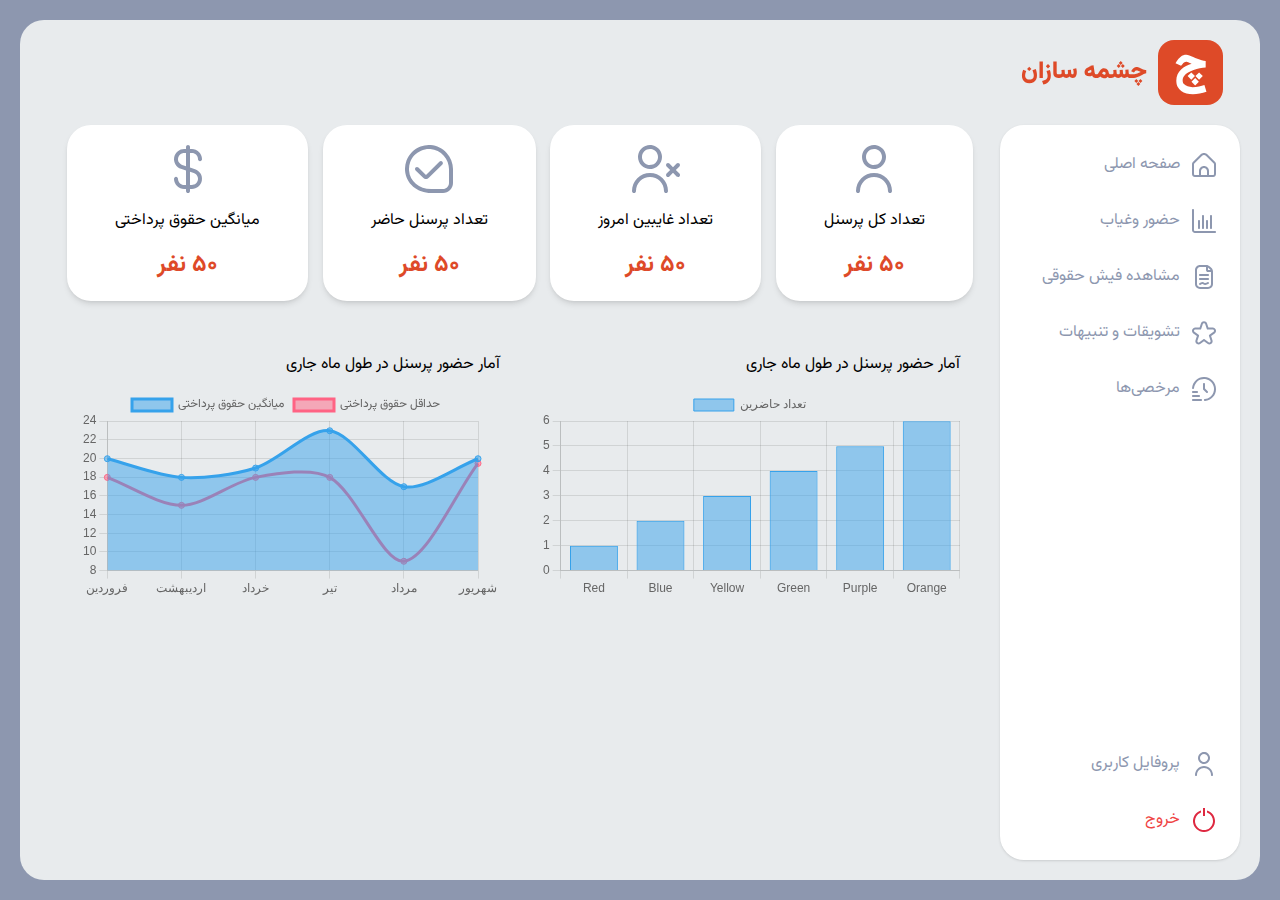
<file: index.html>
<!DOCTYPE html>
<html lang="en">

<head>
	<meta charset="UTF-8">
	<meta name="viewport" content="width=device-width, initial-scale=1.0">
	<title>چشمه سازان</title>
	<link rel="stylesheet" href="styles/out/index.css">
	<link rel="stylesheet" href="font/Vazirmatn-RD-FD-font-face.css">
	<link rel="stylesheet" href="styles/style.css">
	<!-- <meta http-equiv="refresh" content="2"> -->
</head>

<body>
	<div class="bg-pzinc w-full min-h-screen flex justify-center items-center p-5">
		<div class="bg-darkgray rounded-3xl p-5 flex w-full" style="min-height: calc(100vh - 40px);">

			<aside class="w-1/5 flex flex-col items-center">
				<img src="img/Logo.svg" alt="">

				<div class="bg-white p-3 shadow rounded-3xl w-full mt-5 h-full flex flex-col">
					<div class="flex flex-col">
						<a href="#"
							class="menu-item text-pzinc hover:text-white hover:bg-pzinc flex justify-start items-center p-3 my-[4px] rounded-2xl ">
							<img src="icons/fi-rr-home.svg" class="ml-3" width="24" alt="">
							<span>صفحه اصلی</span>
						</a>
						<a href="#"
							class="menu-item text-pzinc hover:text-white hover:bg-pzinc flex justify-start items-center p-3 my-[4px] rounded-2xl ">
							<img src="icons/fi-rr-stats.svg" class="ml-3" width="24" alt="">
							<span> حضور وغیاب</span>
						</a>
						<a href="#"
							class="menu-item text-pzinc hover:text-white hover:bg-pzinc flex justify-start items-center p-3 my-[4px] rounded-2xl ">
							<img src="icons/fi-rr-document-signed.svg" class="ml-3" width="24" alt="">
							<span> مشاهده فیش حقوقی</span>
						</a>
						<a href="#"
							class="menu-item text-pzinc hover:text-white hover:bg-pzinc flex justify-start items-center p-3 my-[4px] rounded-2xl ">
							<img src="icons/fi-rr-star.svg" class="ml-3" width="24" alt="">
							<span> تشویقات و تنبیهات</span>
						</a>
						<a href="#"
							class="menu-item text-pzinc hover:text-white hover:bg-pzinc flex justify-start items-center p-3 my-[4px] rounded-2xl ">
							<img src="icons/fi-rr-time-fast.svg" class="ml-3" width="24" alt="">
							<span>مرخصی‌ها</span>
						</a>

					</div>

					<div class="flex flex-col mt-auto mb-0">
						<a href="#"
							class="menu-item text-pzinc hover:text-white hover:bg-pzinc flex justify-start items-center p-3 my-[4px] rounded-2xl ">
							<img src="icons/fi-rr-user.svg" class="ml-3" width="24" alt="">
							<span>پروفایل کاربری</span>
						</a>
						<a href="#"
							class="menu-item text-red-500 hover:text-white hover:bg-red-500 flex justify-start items-center p-3 my-[4px] rounded-2xl ">
							<img src="icons/fi-rs-power.svg" class="ml-3" width="24" alt="">
							<span>خروج</span>
						</a>
					</div>
				</div>

			</aside>

			<main class="w-4/5 px-5">
				<img class="invisible" src="img/Logo.svg" alt="">
				<section class="mt-5 flex justify-around">
					<div class="bg-white rounded-3xl shadow-md py-5 px-12 flex flex-col justify-center items-center">
						<img width="48" src="icons/fi-rr-user-lg.svg" alt="">
						<p class="my-4">تعداد کل پرسنل</p>
						<legend class="text-pred text-2xl font-bold">50 <span>نفر</span></legend>
					</div>
					<div class="bg-white rounded-3xl shadow-md py-5 px-12 flex flex-col justify-center items-center">
						<img width="48" src="icons/fi-rr-user-remove.svg" alt="">
						<p class="my-4">تعداد غایبین امروز</p>
						<legend class="text-pred text-2xl font-bold">50 <span>نفر</span></legend>
					</div>
					<div class="bg-white rounded-3xl shadow-md py-5 px-12 flex flex-col justify-center items-center">
						<img width="48" src="icons/fi-rr-comment-check.svg" alt="">
						<p class="my-4">تعداد پرسنل حاضر</p>
						<legend class="text-pred text-2xl font-bold">50 <span>نفر</span></legend>
					</div>
					<div class="bg-white rounded-3xl shadow-md py-5 px-12 flex flex-col justify-center items-center">
						<img width="48" src="icons/fi-rr-dollar.svg" alt="">
						<p class="my-4">میانگین حقوق پرداختی</p>
						<legend class="text-pred text-2xl font-bold">50 <span>نفر</span></legend>
					</div>
				</section>
				<section class="mt-5 flex">
					<div class="w-1/2 p-5 flex flex-col">
						<legend class="my-3">
							آمار حضور پرسنل در طول ماه جاری
						</legend>
						<canvas id="userChart"></canvas>
					</div>
					<div class="w-1/2 p-5 flex flex-col">
						<legend class="my-3">
							آمار حضور پرسنل در طول ماه جاری
						</legend>
						<canvas id="payChart"></canvas>
					</div>
				</section>
			</main>

		</div>
	</div>
	<script src="js/lib/chart.js"></script>
	<script src="js/indexChart.js"></script>
</body>

</html>
</file>
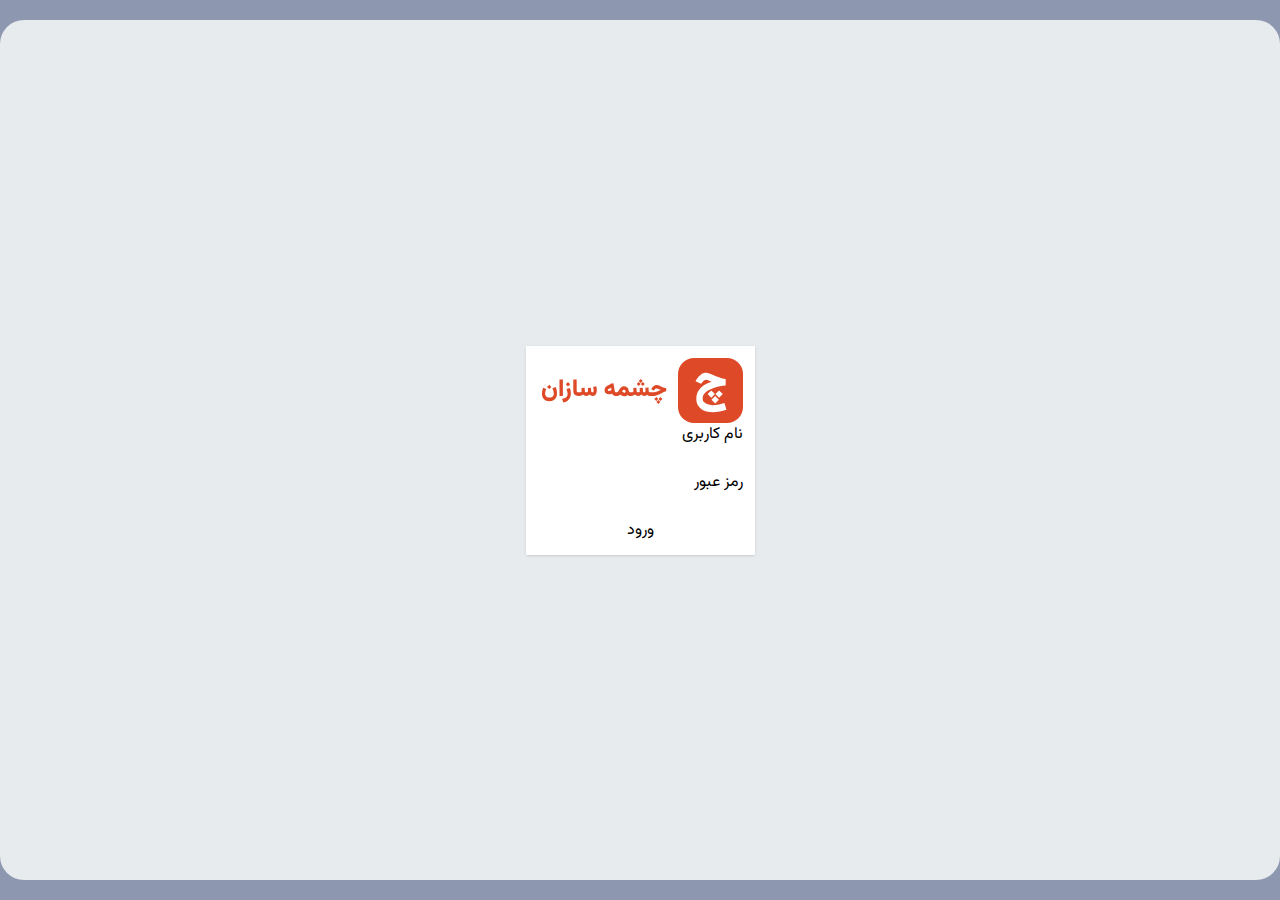
<file: auth.html>
<!DOCTYPE html>
<html lang="en">

<head>
    <meta charset="UTF-8">
    <meta name="viewport" content="width=device-width, initial-scale=1.0">
    <title>چشمه سازان</title>
    <link rel="stylesheet" href="styles/out/index.css">
    <link rel="stylesheet" href="font/Vazirmatn-RD-FD-font-face.css">
    <link rel="stylesheet" href="styles/style.css">
    <!-- <meta http-equiv="refresh" content="2"> -->
</head>

<body>
    <div class="bg-pzinc w-full min-h-screen flex justify-center items-center md:p-5 p-1">
        <div class="bg-darkgray rounded-3xl p-5 flex w-full justify-center items-center"
            style="min-height: calc(100vh - 40px);">
            <div class="bg-white p-3 rounded-xl shadow flex flex-col 2xl:w-[400px] xl:w-[300px]">

                <img src="img/Logo.svg" class="my-6 w-[60%] mx-auto" />

                <div class="flex flex-col my-2">
                    <label class="py-2" for="username">نام کاربری</label>
                    <input required class="w-full p-2 text-lg rounded-lg border border-gray-200" id="username" name="username"
                        type="text">
                </div>
                <div class="flex flex-col my-2">
                    <label class="py-2" for="password">رمز عبور </label>
                    <input required class="w-full p-2 text-lg rounded-lg border border-gray-200" id="password" name="password"
                        type="password">
                </div>


                <button class="my-5 py-3 text-lg bg-pblue rounded-lg text-white hover:bg-sky-700">ورود</button>
            </div>
        </div>
    </div>
    <script src="js/lib/chart.js"></script>
    <script src="js/indexChart.js"></script>
</body>

</html>
</file>
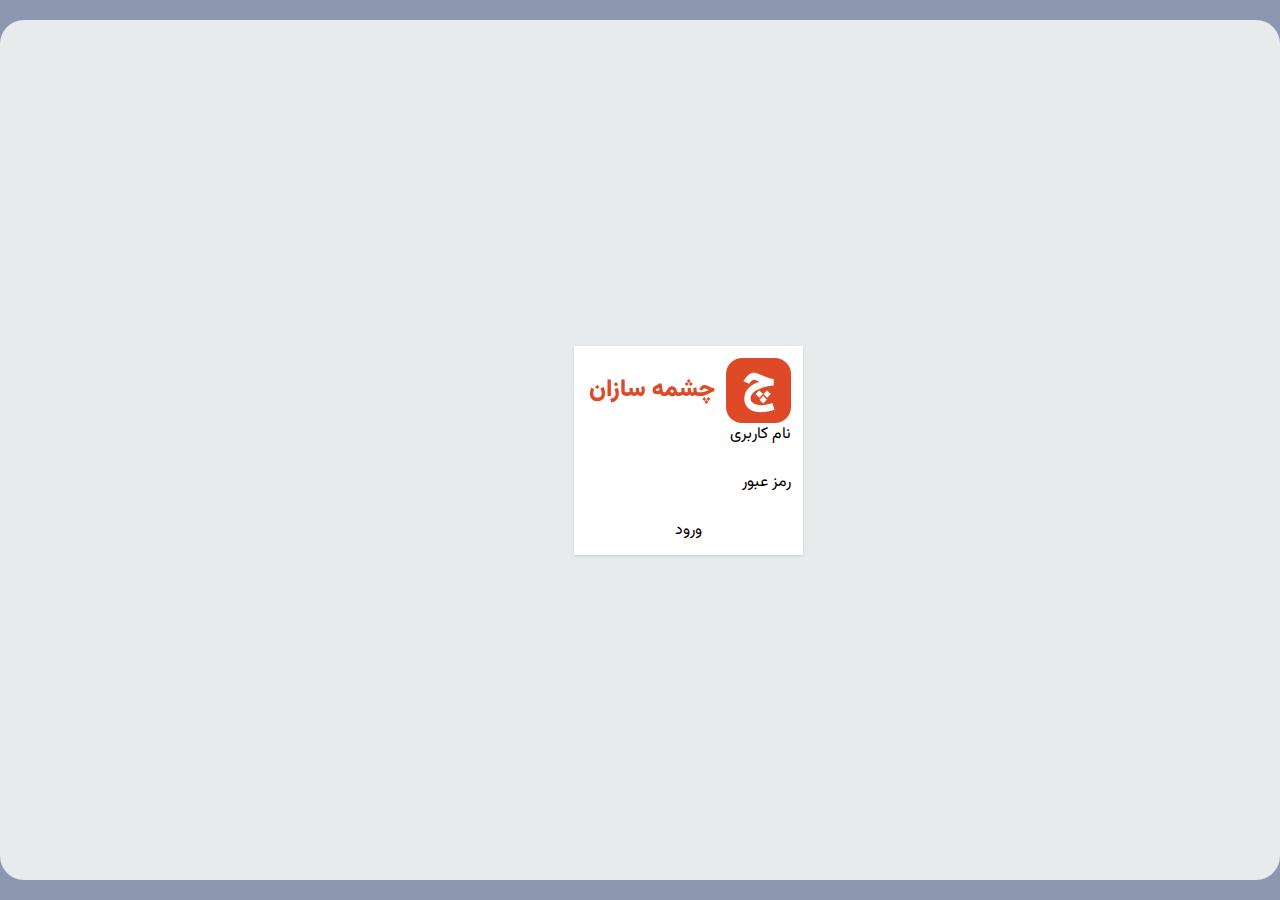
<file: login.html>
<!DOCTYPE html>
<html lang="en">

<head>
    <meta charset="UTF-8">
    <meta name="viewport" content="width=device-width, initial-scale=1.0">
    <title>چشمه سازان</title>
    <link rel="stylesheet" href="styles/out/index.css">
    <link rel="stylesheet" href="font/Vazirmatn-RD-FD-font-face.css">
    <link rel="stylesheet" href="styles/style.css">
    <!-- <meta http-equiv="refresh" content="2"> -->
</head>

<body>
    <div class="bg-pzinc w-full min-h-screen flex justify-center items-center md:p-5 p-1">
        <div class="bg-darkgray relative rounded-3xl p-5 flex w-full justify-center items-center"
            style="min-height: calc(100vh - 40px);">
            <div class="bg-white p-3 rounded-xl shadow flex flex-col 2xl:w-[400px] xl:w-[300px]">

                <img src="img/Logo.svg" class="my-6 w-[60%] mx-auto" />

                <div class="flex flex-col my-2">
                    <label class="py-2" for="username">نام کاربری</label>
                    <input required class="w-full p-2 text-lg rounded-lg border border-gray-200" id="username" name="username"
                        type="text">
                </div>
                <div class="flex flex-col my-2">
                    <label class="py-2" for="password">رمز عبور </label>
                    <input required class="w-full p-2 text-lg rounded-lg border border-gray-200" id="password" name="password"
                        type="password">
                </div>


                <button onclick="login()" class="my-5 py-3 text-lg bg-pblue rounded-lg text-white hover:bg-sky-700">ورود</button>
            </div>
            <div id="message" class="absolute top-5 py-4 px-12 border hidden rounded-lg "></div>
            <div class="hidden bg-red-200 border-red-600 text-red-900 bg-green-200 border-green-600 text-green-900"></div>
        </div>
    </div>
    <script src="libs/axios.js"></script>
    <script src="js/login.js"></script>
</body>

</html>
</file>
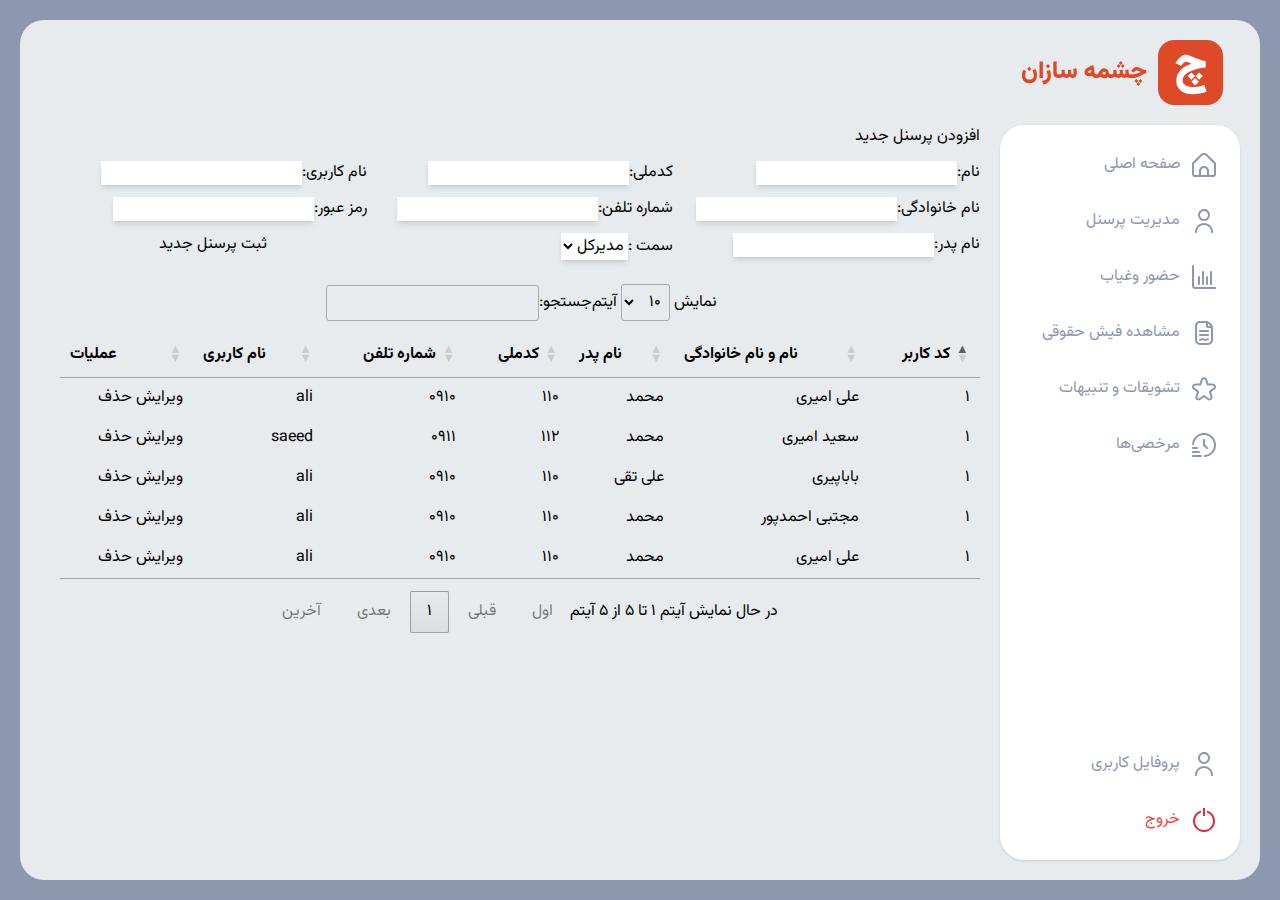
<file: persoanlManagement.html>
<!DOCTYPE html>
<html lang="en">

<head>
	<meta charset="UTF-8">
	<meta name="viewport" content="width=device-width, initial-scale=1.0">
	<title>مدیریت پرسنل - چشمه سازان</title>
	<link rel="stylesheet" href="styles/out/index.css">
	<link rel="stylesheet" href="font/Vazirmatn-RD-FD-font-face.css">
	<link rel="stylesheet" href="styles/style.css">
	<link rel="stylesheet" href="libs/datatable/dataTables.dataTables.min.css">
	<!-- <meta http-equiv="refresh" content="2"> -->
</head>

<body>
	<div class="bg-pzinc w-full min-h-screen flex justify-center items-center p-5">
		<div class="bg-darkgray rounded-3xl p-5 flex w-full" style="min-height: calc(100vh - 40px);">

			<aside class="w-1/5 flex flex-col items-center">
				<img src="img/Logo.svg" alt="">

				<div class="bg-white p-3 shadow rounded-3xl w-full mt-5 h-full flex flex-col">
					<div class="flex flex-col">
						<a href="index.html"
							class="menu-item text-pzinc hover:text-white hover:bg-pzinc flex justify-start items-center p-3 my-[4px] rounded-2xl ">
							<img src="icons/fi-rr-home.svg" class="ml-3" width="24" alt="">
							<span>صفحه اصلی</span>
						</a>
						<a href="#"
							class="menu-item text-pzinc hover:text-white hover:bg-pzinc flex justify-start items-center p-3 my-[4px] rounded-2xl ">
							<img src="icons/fi-rr-user.svg" class="ml-3" width="24" alt="">
							<span>مدیریت پرسنل</span>
						</a>
						<a href="#"
							class="menu-item text-pzinc hover:text-white hover:bg-pzinc flex justify-start items-center p-3 my-[4px] rounded-2xl ">
							<img src="icons/fi-rr-stats.svg" class="ml-3" width="24" alt="">
							<span> حضور وغیاب</span>
						</a>
						<a href="#"
							class="menu-item text-pzinc hover:text-white hover:bg-pzinc flex justify-start items-center p-3 my-[4px] rounded-2xl ">
							<img src="icons/fi-rr-document-signed.svg" class="ml-3" width="24" alt="">
							<span> مشاهده فیش حقوقی</span>
						</a>
						<a href="#"
							class="menu-item text-pzinc hover:text-white hover:bg-pzinc flex justify-start items-center p-3 my-[4px] rounded-2xl ">
							<img src="icons/fi-rr-star.svg" class="ml-3" width="24" alt="">
							<span> تشویقات و تنبیهات</span>
						</a>
						<a href="#"
							class="menu-item text-pzinc hover:text-white hover:bg-pzinc flex justify-start items-center p-3 my-[4px] rounded-2xl ">
							<img src="icons/fi-rr-time-fast.svg" class="ml-3" width="24" alt="">
							<span>مرخصی‌ها</span>
						</a>

					</div>

					<div class="flex flex-col mt-auto mb-0">
						<a href="#"
							class="menu-item text-pzinc hover:text-white hover:bg-pzinc flex justify-start items-center p-3 my-[4px] rounded-2xl ">
							<img src="icons/fi-rr-user.svg" class="ml-3" width="24" alt="">
							<span>پروفایل کاربری</span>
						</a>
						<a href="#"
							class="menu-item text-red-500 hover:text-white hover:bg-red-500 flex justify-start items-center p-3 my-[4px] rounded-2xl ">
							<img src="icons/fi-rs-power.svg" class="ml-3" width="24" alt="">
							<span>خروج</span>
						</a>
					</div>
				</div>
			</aside>

			<main class="w-4/5 px-5">
				<img class="invisible" src="img/Logo.svg" alt="">
				
				<div class="flex flex-col mt-5">
					<section class="flex flex-col">
						<h2 class="text-xl text-gray-800 mb-5">افزودن پرسنل جدید</h2>
						<div class="flex">
							<div class="w-full py-2 px-4">
								<div class="flex items-center my-3">
									<label class="w-4/12 text-left pl-2" for="first_name">نام:</label>
									<input class="w-8/12 bg-white shadow-md rounded-md p-1" name="first_name" id="first_name" type="text">
								</div>
								<div class="flex items-center my-3">
									<label class="w-4/12 text-left pl-2" for="last_name">نام خانوادگی:</label>
									<input class="w-8/12 bg-white shadow-md rounded-md p-1" name="last_name" id="last_name" type="text">
								</div>
								<div class="flex items-center my-3">
									<label class="w-4/12 text-left pl-2" for="father_name">نام پدر:</label>
									<input class="w-8/12 bg-white shadow-md rounded-md p-1" name="father_name" id="father_name" type="text">
								</div>
							</div>
							<div class="w-full py-2 px-4 ">
								<div class="flex items-center my-3">
									<label class="w-4/12 text-left pl-2" for="national_code">کدملی:</label>
									<input class="w-8/12 bg-white shadow-md rounded-md p-1" name="national_code" id="national_code" type="text">
								</div>
								<div class="flex items-center my-3">
									<label class="w-4/12 text-left pl-2" for="phone_number">شماره تلفن:</label>
									<input class="w-8/12 bg-white shadow-md rounded-md p-1" name="phone_number" id="phone_number" type="text">
								</div>
								<div class="flex items-center my-3">
									<label class="w-4/12 text-left pl-2" for="father_name">سمت :</label>
									<select class="w-8/12 bg-white shadow-md rounded-md p-1" title="لطفا یک نقش را انتخاب کنید" name="role_id" id="role_id">
										<option value="1">مدیرکل</option>
										<option value="2">سرکارگر</option>
										<option value="3">کارگر</option>
									</select>
								</div>
							</div>
							<div class="w-full py-2 px-4 ">
								<div class="flex items-center my-3">
									<label class="w-4/12 text-left pl-2" for="username">نام کاربری:</label>
									<input class="w-8/12 bg-white shadow-md rounded-md p-1" name="username" id="username" type="text">
								</div>
								<div class="flex items-center my-3">
									<label class="w-4/12 text-left pl-2" for="password">رمز عبور:</label>
									<input class="w-8/12 bg-white shadow-md rounded-md p-1" name="password" id="password" type="text">
								</div>
								<div class="flex items-center my-3">
									<button class="w-full text-center p-1 rounded-md bg-pblue text-white">ثبت پرسنل جدید</button>
								</div>
							</div>
						</div>
					</section>
					<section class="">
						<table id="personals_table" class="w-full">
							<thead>
								<tr>
									<th>کد کاربر</th>
									<th>نام و نام خانوادگی</th>
									<th>نام پدر</th>
									<th>کدملی</th>
									<th>شماره تلفن</th>
									<th>نام کاربری</th>
									<th>عملیات</th>
								</tr>
							</thead>
							<tbody>
								<tr>
									<td>1</td>
									<td>علی امیری</td>
									<td>محمد</td>
									<td>110</td>
									<td>0910</td>
									<td>ali</td>
									<td>
										<button class="bg-blue-300 text-sm text-blue-800 rounded mx-1 py-1 px-2">ویرایش</button>
										<button class="bg-red-300 text-sm text-red-800 rounded mx-1 py-1 px-2">حذف</button>
									</td>
								</tr>
								<tr>
									<td>1</td>
									<td>سعید امیری</td>
									<td>محمد</td>
									<td>112</td>
									<td>0911</td>
									<td>saeed</td>
									<td>
										<button class="bg-blue-300 text-sm text-blue-800 rounded mx-1 py-1 px-2">ویرایش</button>
										<button class="bg-red-300 text-sm text-red-800 rounded mx-1 py-1 px-2">حذف</button>
									</td>
								</tr>
								<tr>
									<td>1</td>
									<td>باباپیری</td>
									<td>علی تقی</td>
									<td>110</td>
									<td>0910</td>
									<td>ali</td>
									<td>
										<button class="bg-blue-300 text-sm text-blue-800 rounded mx-1 py-1 px-2">ویرایش</button>
										<button class="bg-red-300 text-sm text-red-800 rounded mx-1 py-1 px-2">حذف</button>
									</td>
								</tr>
								<tr>
									<td>1</td>
									<td> مجتبی احمدپور</td>
									<td>محمد</td>
									<td>110</td>
									<td>0910</td>
									<td>ali</td>
									<td>
										<button class="bg-blue-300 text-sm text-blue-800 rounded mx-1 py-1 px-2">ویرایش</button>
										<button class="bg-red-300 text-sm text-red-800 rounded mx-1 py-1 px-2">حذف</button>
									</td>
								</tr>
								<tr>
									<td>1</td>
									<td>علی امیری</td>
									<td>محمد</td>
									<td>110</td>
									<td>0910</td>
									<td>ali</td>
									<td>
										<button class="bg-blue-300 text-sm text-blue-800 rounded mx-1 py-1 px-2">ویرایش</button>
										<button class="bg-red-300 text-sm text-red-800 rounded mx-1 py-1 px-2">حذف</button>
									</td>
								</tr>
							</tbody>
						</table>
					</section>
				</div>
			</main>

		</div>
	</div>
	<script src="libs/jquery-3.7.1.slim.min.js"></script>
	<script src="libs/datatable/dataTables.min.js"></script>
	<script src="js/personalsTable.js"></script>
</body>

</html>
</file>
<file: styles/out/index.css>
*, ::before, ::after {
  --tw-border-spacing-x: 0;
  --tw-border-spacing-y: 0;
  --tw-translate-x: 0;
  --tw-translate-y: 0;
  --tw-rotate: 0;
  --tw-skew-x: 0;
  --tw-skew-y: 0;
  --tw-scale-x: 1;
  --tw-scale-y: 1;
  --tw-pan-x:  ;
  --tw-pan-y:  ;
  --tw-pinch-zoom:  ;
  --tw-scroll-snap-strictness: proximity;
  --tw-gradient-from-position:  ;
  --tw-gradient-via-position:  ;
  --tw-gradient-to-position:  ;
  --tw-ordinal:  ;
  --tw-slashed-zero:  ;
  --tw-numeric-figure:  ;
  --tw-numeric-spacing:  ;
  --tw-numeric-fraction:  ;
  --tw-ring-inset:  ;
  --tw-ring-offset-width: 0px;
  --tw-ring-offset-color: #fff;
  --tw-ring-color: rgb(59 130 246 / 0.5);
  --tw-ring-offset-shadow: 0 0 #0000;
  --tw-ring-shadow: 0 0 #0000;
  --tw-shadow: 0 0 #0000;
  --tw-shadow-colored: 0 0 #0000;
  --tw-blur:  ;
  --tw-brightness:  ;
  --tw-contrast:  ;
  --tw-grayscale:  ;
  --tw-hue-rotate:  ;
  --tw-invert:  ;
  --tw-saturate:  ;
  --tw-sepia:  ;
  --tw-drop-shadow:  ;
  --tw-backdrop-blur:  ;
  --tw-backdrop-brightness:  ;
  --tw-backdrop-contrast:  ;
  --tw-backdrop-grayscale:  ;
  --tw-backdrop-hue-rotate:  ;
  --tw-backdrop-invert:  ;
  --tw-backdrop-opacity:  ;
  --tw-backdrop-saturate:  ;
  --tw-backdrop-sepia:  ;
  --tw-contain-size:  ;
  --tw-contain-layout:  ;
  --tw-contain-paint:  ;
  --tw-contain-style:  ;
}

::backdrop {
  --tw-border-spacing-x: 0;
  --tw-border-spacing-y: 0;
  --tw-translate-x: 0;
  --tw-translate-y: 0;
  --tw-rotate: 0;
  --tw-skew-x: 0;
  --tw-skew-y: 0;
  --tw-scale-x: 1;
  --tw-scale-y: 1;
  --tw-pan-x:  ;
  --tw-pan-y:  ;
  --tw-pinch-zoom:  ;
  --tw-scroll-snap-strictness: proximity;
  --tw-gradient-from-position:  ;
  --tw-gradient-via-position:  ;
  --tw-gradient-to-position:  ;
  --tw-ordinal:  ;
  --tw-slashed-zero:  ;
  --tw-numeric-figure:  ;
  --tw-numeric-spacing:  ;
  --tw-numeric-fraction:  ;
  --tw-ring-inset:  ;
  --tw-ring-offset-width: 0px;
  --tw-ring-offset-color: #fff;
  --tw-ring-color: rgb(59 130 246 / 0.5);
  --tw-ring-offset-shadow: 0 0 #0000;
  --tw-ring-shadow: 0 0 #0000;
  --tw-shadow: 0 0 #0000;
  --tw-shadow-colored: 0 0 #0000;
  --tw-blur:  ;
  --tw-brightness:  ;
  --tw-contrast:  ;
  --tw-grayscale:  ;
  --tw-hue-rotate:  ;
  --tw-invert:  ;
  --tw-saturate:  ;
  --tw-sepia:  ;
  --tw-drop-shadow:  ;
  --tw-backdrop-blur:  ;
  --tw-backdrop-brightness:  ;
  --tw-backdrop-contrast:  ;
  --tw-backdrop-grayscale:  ;
  --tw-backdrop-hue-rotate:  ;
  --tw-backdrop-invert:  ;
  --tw-backdrop-opacity:  ;
  --tw-backdrop-saturate:  ;
  --tw-backdrop-sepia:  ;
  --tw-contain-size:  ;
  --tw-contain-layout:  ;
  --tw-contain-paint:  ;
  --tw-contain-style:  ;
}

/*
! tailwindcss v3.4.17 | MIT License | https://tailwindcss.com
*/

/*
1. Prevent padding and border from affecting element width. (https://github.com/mozdevs/cssremedy/issues/4)
2. Allow adding a border to an element by just adding a border-width. (https://github.com/tailwindcss/tailwindcss/pull/116)
*/

*,
::before,
::after {
  box-sizing: border-box;
  /* 1 */
  border-width: 0;
  /* 2 */
  border-style: solid;
  /* 2 */
  border-color: #e5e7eb;
  /* 2 */
}

::before,
::after {
  --tw-content: '';
}

/*
1. Use a consistent sensible line-height in all browsers.
2. Prevent adjustments of font size after orientation changes in iOS.
3. Use a more readable tab size.
4. Use the user's configured `sans` font-family by default.
5. Use the user's configured `sans` font-feature-settings by default.
6. Use the user's configured `sans` font-variation-settings by default.
7. Disable tap highlights on iOS
*/

html,
:host {
  line-height: 1.5;
  /* 1 */
  -webkit-text-size-adjust: 100%;
  /* 2 */
  -moz-tab-size: 4;
  /* 3 */
  -o-tab-size: 4;
     tab-size: 4;
  /* 3 */
  font-family: ui-sans-serif, system-ui, sans-serif, "Apple Color Emoji", "Segoe UI Emoji", "Segoe UI Symbol", "Noto Color Emoji";
  /* 4 */
  font-feature-settings: normal;
  /* 5 */
  font-variation-settings: normal;
  /* 6 */
  -webkit-tap-highlight-color: transparent;
  /* 7 */
}

/*
1. Remove the margin in all browsers.
2. Inherit line-height from `html` so users can set them as a class directly on the `html` element.
*/

body {
  margin: 0;
  /* 1 */
  line-height: inherit;
  /* 2 */
}

/*
1. Add the correct height in Firefox.
2. Correct the inheritance of border color in Firefox. (https://bugzilla.mozilla.org/show_bug.cgi?id=190655)
3. Ensure horizontal rules are visible by default.
*/

hr {
  height: 0;
  /* 1 */
  color: inherit;
  /* 2 */
  border-top-width: 1px;
  /* 3 */
}

/*
Add the correct text decoration in Chrome, Edge, and Safari.
*/

abbr:where([title]) {
  -webkit-text-decoration: underline dotted;
          text-decoration: underline dotted;
}

/*
Remove the default font size and weight for headings.
*/

h1,
h2,
h3,
h4,
h5,
h6 {
  font-size: inherit;
  font-weight: inherit;
}

/*
Reset links to optimize for opt-in styling instead of opt-out.
*/

a {
  color: inherit;
  text-decoration: inherit;
}

/*
Add the correct font weight in Edge and Safari.
*/

b,
strong {
  font-weight: bolder;
}

/*
1. Use the user's configured `mono` font-family by default.
2. Use the user's configured `mono` font-feature-settings by default.
3. Use the user's configured `mono` font-variation-settings by default.
4. Correct the odd `em` font sizing in all browsers.
*/

code,
kbd,
samp,
pre {
  font-family: ui-monospace, SFMono-Regular, Menlo, Monaco, Consolas, "Liberation Mono", "Courier New", monospace;
  /* 1 */
  font-feature-settings: normal;
  /* 2 */
  font-variation-settings: normal;
  /* 3 */
  font-size: 1em;
  /* 4 */
}

/*
Add the correct font size in all browsers.
*/

small {
  font-size: 80%;
}

/*
Prevent `sub` and `sup` elements from affecting the line height in all browsers.
*/

sub,
sup {
  font-size: 75%;
  line-height: 0;
  position: relative;
  vertical-align: baseline;
}

sub {
  bottom: -0.25em;
}

sup {
  top: -0.5em;
}

/*
1. Remove text indentation from table contents in Chrome and Safari. (https://bugs.chromium.org/p/chromium/issues/detail?id=999088, https://bugs.webkit.org/show_bug.cgi?id=201297)
2. Correct table border color inheritance in all Chrome and Safari. (https://bugs.chromium.org/p/chromium/issues/detail?id=935729, https://bugs.webkit.org/show_bug.cgi?id=195016)
3. Remove gaps between table borders by default.
*/

table {
  text-indent: 0;
  /* 1 */
  border-color: inherit;
  /* 2 */
  border-collapse: collapse;
  /* 3 */
}

/*
1. Change the font styles in all browsers.
2. Remove the margin in Firefox and Safari.
3. Remove default padding in all browsers.
*/

button,
input,
optgroup,
select,
textarea {
  font-family: inherit;
  /* 1 */
  font-feature-settings: inherit;
  /* 1 */
  font-variation-settings: inherit;
  /* 1 */
  font-size: 100%;
  /* 1 */
  font-weight: inherit;
  /* 1 */
  line-height: inherit;
  /* 1 */
  letter-spacing: inherit;
  /* 1 */
  color: inherit;
  /* 1 */
  margin: 0;
  /* 2 */
  padding: 0;
  /* 3 */
}

/*
Remove the inheritance of text transform in Edge and Firefox.
*/

button,
select {
  text-transform: none;
}

/*
1. Correct the inability to style clickable types in iOS and Safari.
2. Remove default button styles.
*/

button,
input:where([type='button']),
input:where([type='reset']),
input:where([type='submit']) {
  -webkit-appearance: button;
  /* 1 */
  background-color: transparent;
  /* 2 */
  background-image: none;
  /* 2 */
}

/*
Use the modern Firefox focus style for all focusable elements.
*/

:-moz-focusring {
  outline: auto;
}

/*
Remove the additional `:invalid` styles in Firefox. (https://github.com/mozilla/gecko-dev/blob/2f9eacd9d3d995c937b4251a5557d95d494c9be1/layout/style/res/forms.css#L728-L737)
*/

:-moz-ui-invalid {
  box-shadow: none;
}

/*
Add the correct vertical alignment in Chrome and Firefox.
*/

progress {
  vertical-align: baseline;
}

/*
Correct the cursor style of increment and decrement buttons in Safari.
*/

::-webkit-inner-spin-button,
::-webkit-outer-spin-button {
  height: auto;
}

/*
1. Correct the odd appearance in Chrome and Safari.
2. Correct the outline style in Safari.
*/

[type='search'] {
  -webkit-appearance: textfield;
  /* 1 */
  outline-offset: -2px;
  /* 2 */
}

/*
Remove the inner padding in Chrome and Safari on macOS.
*/

::-webkit-search-decoration {
  -webkit-appearance: none;
}

/*
1. Correct the inability to style clickable types in iOS and Safari.
2. Change font properties to `inherit` in Safari.
*/

::-webkit-file-upload-button {
  -webkit-appearance: button;
  /* 1 */
  font: inherit;
  /* 2 */
}

/*
Add the correct display in Chrome and Safari.
*/

summary {
  display: list-item;
}

/*
Removes the default spacing and border for appropriate elements.
*/

blockquote,
dl,
dd,
h1,
h2,
h3,
h4,
h5,
h6,
hr,
figure,
p,
pre {
  margin: 0;
}

fieldset {
  margin: 0;
  padding: 0;
}

legend {
  padding: 0;
}

ol,
ul,
menu {
  list-style: none;
  margin: 0;
  padding: 0;
}

/*
Reset default styling for dialogs.
*/

dialog {
  padding: 0;
}

/*
Prevent resizing textareas horizontally by default.
*/

textarea {
  resize: vertical;
}

/*
1. Reset the default placeholder opacity in Firefox. (https://github.com/tailwindlabs/tailwindcss/issues/3300)
2. Set the default placeholder color to the user's configured gray 400 color.
*/

input::-moz-placeholder, textarea::-moz-placeholder {
  opacity: 1;
  /* 1 */
  color: #9ca3af;
  /* 2 */
}

input::placeholder,
textarea::placeholder {
  opacity: 1;
  /* 1 */
  color: #9ca3af;
  /* 2 */
}

/*
Set the default cursor for buttons.
*/

button,
[role="button"] {
  cursor: pointer;
}

/*
Make sure disabled buttons don't get the pointer cursor.
*/

:disabled {
  cursor: default;
}

/*
1. Make replaced elements `display: block` by default. (https://github.com/mozdevs/cssremedy/issues/14)
2. Add `vertical-align: middle` to align replaced elements more sensibly by default. (https://github.com/jensimmons/cssremedy/issues/14#issuecomment-634934210)
   This can trigger a poorly considered lint error in some tools but is included by design.
*/

img,
svg,
video,
canvas,
audio,
iframe,
embed,
object {
  display: block;
  /* 1 */
  vertical-align: middle;
  /* 2 */
}

/*
Constrain images and videos to the parent width and preserve their intrinsic aspect ratio. (https://github.com/mozdevs/cssremedy/issues/14)
*/

img,
video {
  max-width: 100%;
  height: auto;
}

/* Make elements with the HTML hidden attribute stay hidden by default */

[hidden]:where(:not([hidden="until-found"])) {
  display: none;
}

.invisible {
  visibility: hidden;
}

.my-3 {
  margin-top: 0.75rem;
  margin-bottom: 0.75rem;
}

.my-4 {
  margin-top: 1rem;
  margin-bottom: 1rem;
}

.my-\[4px\] {
  margin-top: 4px;
  margin-bottom: 4px;
}

.mb-0 {
  margin-bottom: 0px;
}

.ml-3 {
  margin-left: 0.75rem;
}

.mt-5 {
  margin-top: 1.25rem;
}

.mt-auto {
  margin-top: auto;
}

.flex {
  display: flex;
}

.h-full {
  height: 100%;
}

.min-h-screen {
  min-height: 100vh;
}

.w-1\/2 {
  width: 50%;
}

.w-1\/5 {
  width: 20%;
}

.w-4\/5 {
  width: 80%;
}

.w-full {
  width: 100%;
}

.flex-col {
  flex-direction: column;
}

.items-center {
  align-items: center;
}

.justify-start {
  justify-content: flex-start;
}

.justify-center {
  justify-content: center;
}

.justify-around {
  justify-content: space-around;
}

.rounded-2xl {
  border-radius: 1rem;
}

.rounded-3xl {
  border-radius: 1.5rem;
}

.bg-darkgray {
  --tw-bg-opacity: 1;
  background-color: rgb(232 235 237 / var(--tw-bg-opacity, 1));
}

.bg-pzinc {
  --tw-bg-opacity: 1;
  background-color: rgb(141 151 175 / var(--tw-bg-opacity, 1));
}

.bg-white {
  --tw-bg-opacity: 1;
  background-color: rgb(255 255 255 / var(--tw-bg-opacity, 1));
}

.bg-red-500 {
  --tw-bg-opacity: 1;
  background-color: rgb(239 68 68 / var(--tw-bg-opacity, 1));
}

.p-3 {
  padding: 0.75rem;
}

.p-5 {
  padding: 1.25rem;
}

.px-12 {
  padding-left: 3rem;
  padding-right: 3rem;
}

.px-5 {
  padding-left: 1.25rem;
  padding-right: 1.25rem;
}

.py-5 {
  padding-top: 1.25rem;
  padding-bottom: 1.25rem;
}

.text-2xl {
  font-size: 1.5rem;
  line-height: 2rem;
}

.font-bold {
  font-weight: 700;
}

.text-pred {
  --tw-text-opacity: 1;
  color: rgb(222 74 40 / var(--tw-text-opacity, 1));
}

.text-pzinc {
  --tw-text-opacity: 1;
  color: rgb(141 151 175 / var(--tw-text-opacity, 1));
}

.text-red-500 {
  --tw-text-opacity: 1;
  color: rgb(239 68 68 / var(--tw-text-opacity, 1));
}

.shadow {
  --tw-shadow: 0 1px 3px 0 rgb(0 0 0 / 0.1), 0 1px 2px -1px rgb(0 0 0 / 0.1);
  --tw-shadow-colored: 0 1px 3px 0 var(--tw-shadow-color), 0 1px 2px -1px var(--tw-shadow-color);
  box-shadow: var(--tw-ring-offset-shadow, 0 0 #0000), var(--tw-ring-shadow, 0 0 #0000), var(--tw-shadow);
}

.shadow-md {
  --tw-shadow: 0 4px 6px -1px rgb(0 0 0 / 0.1), 0 2px 4px -2px rgb(0 0 0 / 0.1);
  --tw-shadow-colored: 0 4px 6px -1px var(--tw-shadow-color), 0 2px 4px -2px var(--tw-shadow-color);
  box-shadow: var(--tw-ring-offset-shadow, 0 0 #0000), var(--tw-ring-shadow, 0 0 #0000), var(--tw-shadow);
}

.hover\:bg-pzinc:hover {
  --tw-bg-opacity: 1;
  background-color: rgb(141 151 175 / var(--tw-bg-opacity, 1));
}

.hover\:bg-red-500:hover {
  --tw-bg-opacity: 1;
  background-color: rgb(239 68 68 / var(--tw-bg-opacity, 1));
}

.hover\:text-white:hover {
  --tw-text-opacity: 1;
  color: rgb(255 255 255 / var(--tw-text-opacity, 1));
}
</file>
<file: font/Vazirmatn-RD-FD-font-face.css>
/* Generated by script */
@font-face {
  font-family: Vazirmatn RD FD;
  src: url('fonts/webfonts/Vazirmatn-RD-FD-Thin.woff2') format('woff2');
  font-weight: 100;
  font-style: normal;
  font-display: swap;
}

@font-face {
  font-family: Vazirmatn RD FD;
  src: url('fonts/webfonts/Vazirmatn-RD-FD-ExtraLight.woff2') format('woff2');
  font-weight: 200;
  font-style: normal;
  font-display: swap;
}

@font-face {
  font-family: Vazirmatn RD FD;
  src: url('fonts/webfonts/Vazirmatn-RD-FD-Light.woff2') format('woff2');
  font-weight: 300;
  font-style: normal;
  font-display: swap;
}

@font-face {
  font-family: Vazirmatn RD FD;
  src: url('fonts/webfonts/Vazirmatn-RD-FD-Regular.woff2') format('woff2');
  font-weight: 400;
  font-style: normal;
  font-display: swap;
}

@font-face {
  font-family: Vazirmatn RD FD;
  src: url('fonts/webfonts/Vazirmatn-RD-FD-Medium.woff2') format('woff2');
  font-weight: 500;
  font-style: normal;
  font-display: swap;
}

@font-face {
  font-family: Vazirmatn RD FD;
  src: url('fonts/webfonts/Vazirmatn-RD-FD-SemiBold.woff2') format('woff2');
  font-weight: 600;
  font-style: normal;
  font-display: swap;
}

@font-face {
  font-family: Vazirmatn RD FD;
  src: url('fonts/webfonts/Vazirmatn-RD-FD-Bold.woff2') format('woff2');
  font-weight: 700;
  font-style: normal;
  font-display: swap;
}

@font-face {
  font-family: Vazirmatn RD FD;
  src: url('fonts/webfonts/Vazirmatn-RD-FD-ExtraBold.woff2') format('woff2');
  font-weight: 800;
  font-style: normal;
  font-display: swap;
}

@font-face {
  font-family: Vazirmatn RD FD;
  src: url('fonts/webfonts/Vazirmatn-RD-FD-Black.woff2') format('woff2');
  font-weight: 900;
  font-style: normal;
  font-display: swap;
}
</file>
<file: styles/style.css>
body {
    direction: rtl;
    font-family: Vazirmatn RD FD;
}
.menu-item:hover img {
    filter: brightness(10);
}
</file>
